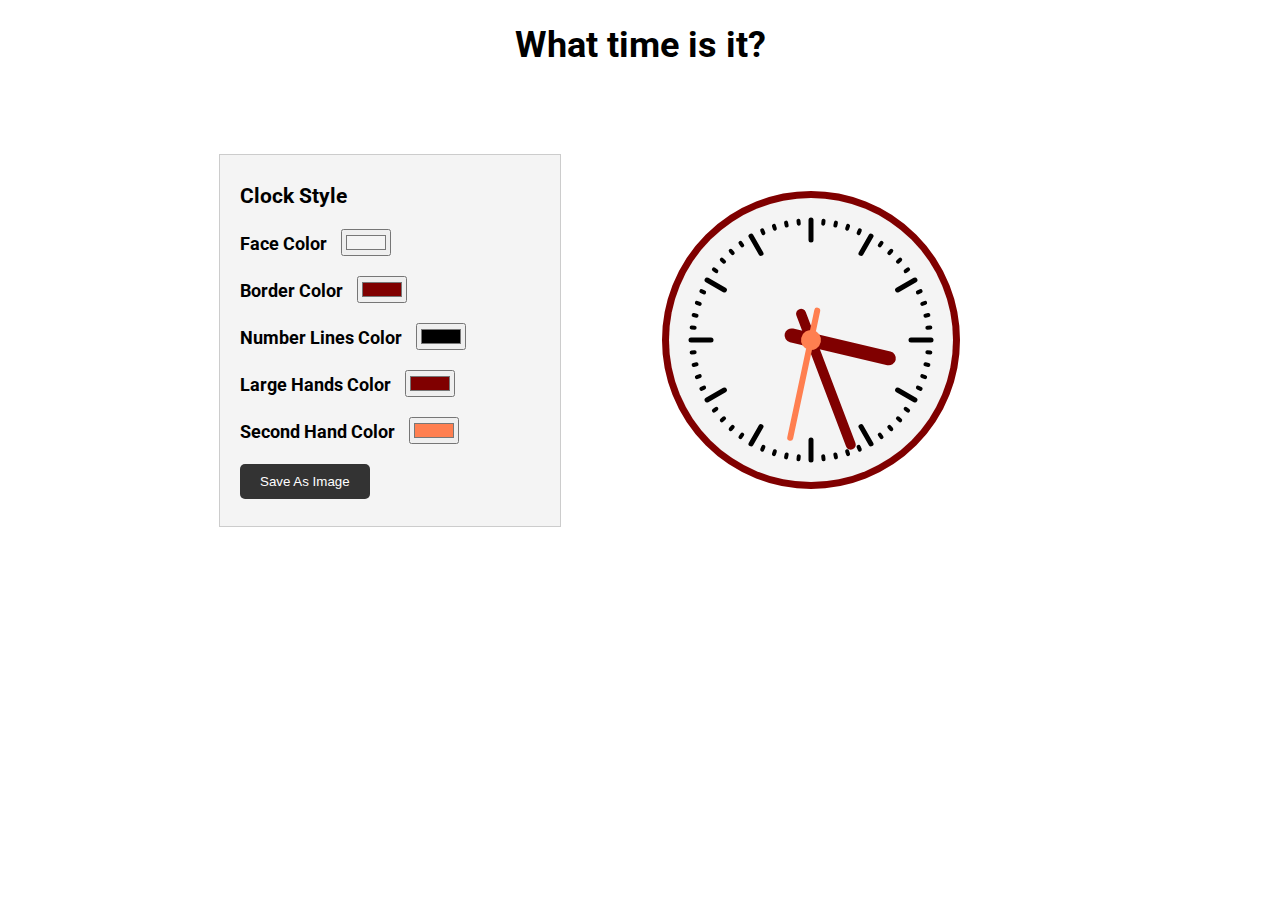
<file: clock/index.html>
<!DOCTYPE html>
<html lang="en">
  <head>
    <meta charset="UTF-8" />
    <meta http-equiv="X-UA-Compatible" content="IE=edge" />
    <meta name="viewport" content="width=device-width, initial-scale=1.0" />
    <link rel="stylesheet" href="style.css" />
    <script src="script.js" defer></script>

    <title>Animated Clock Challenge</title>
  </head>
  <body>
    <h1>What time is it?</h1>
    <div class="container"> 

      <div class="card">
      <h3>Clock Style</h3>
      <form>
        <div class="form-input">
          <label for="face-color">Face Color</label>
          <input type="color" value="#f4f4f4" id="face-color" />
        </div>
        <div class="form-input">
          <label for="border-color">Border Color</label>
          <input type="color" value="#800000" id="border-color" />
        </div>
        <div class="form-input">
          <label for="line-color">Number Lines Color</label>
          <input type="color" value="#000000" id="line-color" />
        </div>
        <div class="form-input">
          <label for="large-hand-color">Large Hands Color</label>
          <input type="color" value="#800000" id="large-hand-color" />
        </div>
        <div class="form-input">
          <label for="second-hand-color">Second Hand Color</label>
          <input type="color" value="#FF7F50" id="second-hand-color" />
        </div>
        <div class="form-input">
          <button id="save-btn" type="submit">Save As Image</button>
        </div>
      </form>
    </div>
    <canvas id="canvas" width="500" height="500"></canvas>
    </div>
   
  </body>
</html>
</file>
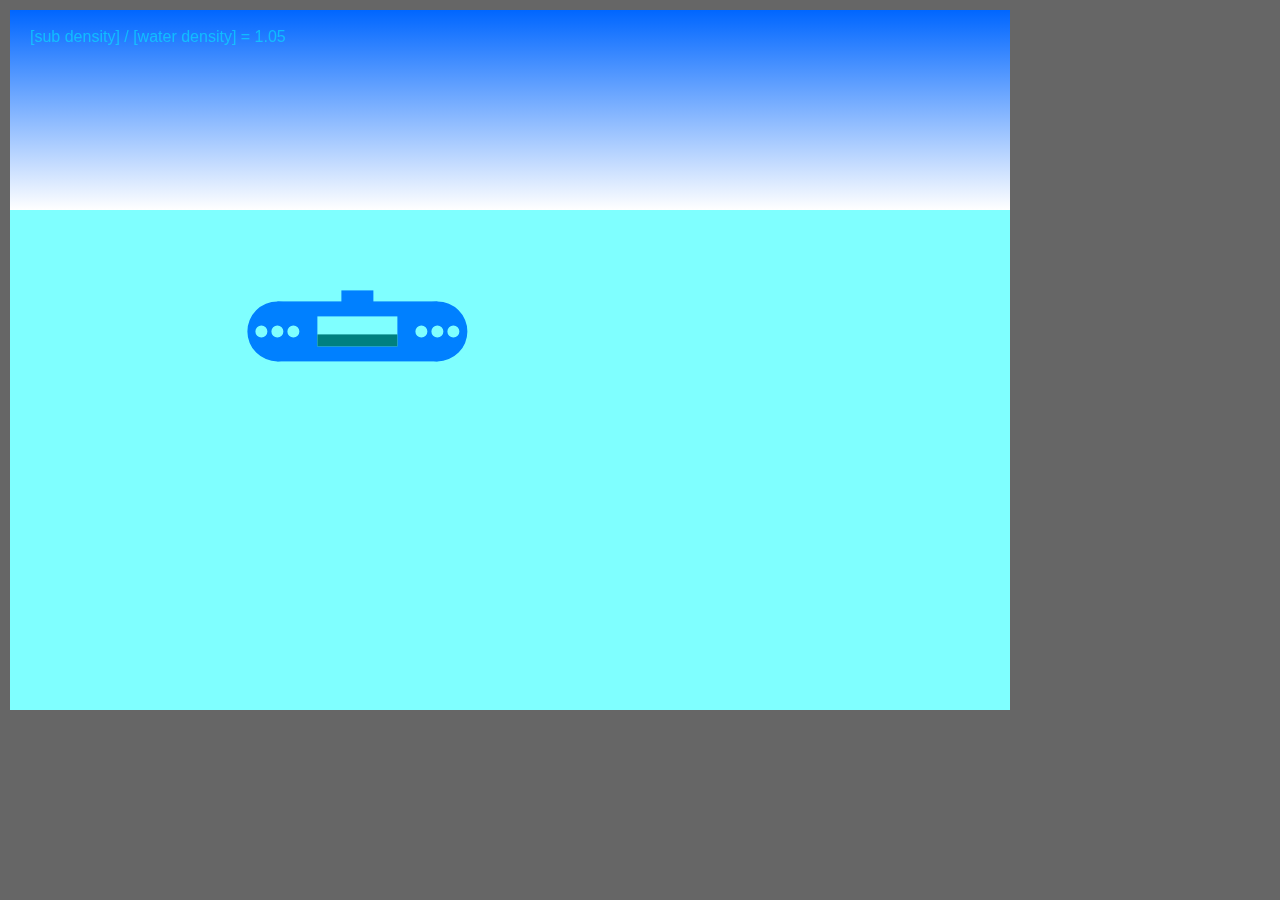
<file: submarine/index.html>
<!doctype html>
<html>
<head>
<meta charset="utf-8">
<title>Submarine</title>
<link rel="stylesheet" href="./includes/style7.css">
</head>
<body>
<canvas id="canvas_bg" width="1000" height="700"></canvas>
<canvas id="canvas" width="1000" height="700"></canvas>
<canvas id="canvas_fg" width="1000" height="700"></canvas>
<script src= "./objects/vector2D.js"></script>
<script src= "./objects/forces.js"></script>
<script src= "sub.js"></script>
<script src= "submarine.js"></script>
</body>
</html>
</file>
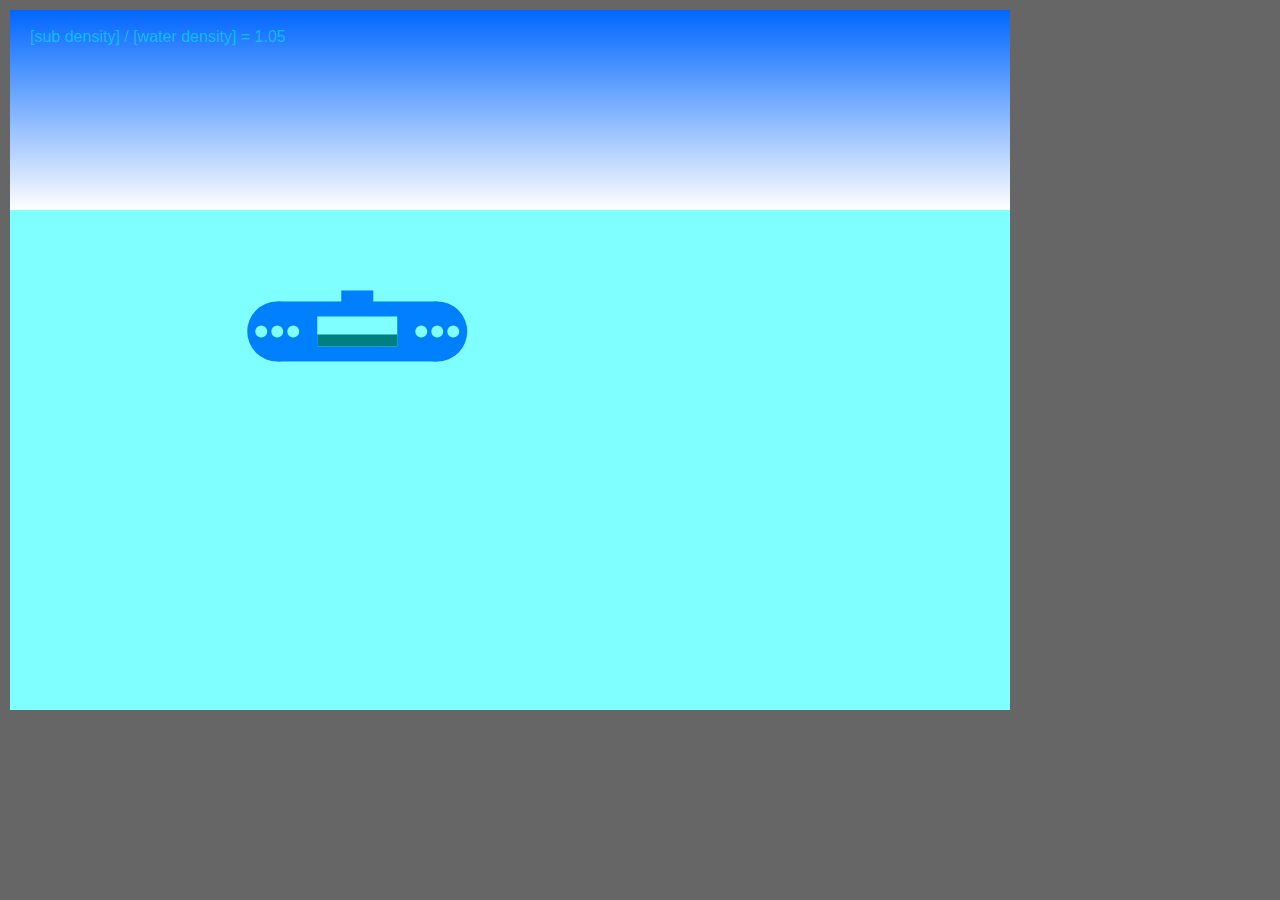
<file: submarine/submarine.html>
<!doctype html>
<html>
<head>
<meta charset="utf-8">
<title>Submarine</title>
<link rel="stylesheet" href="./includes/style7.css">
</head>
<body>
<canvas id="canvas_bg" width="1000" height="700"></canvas>
<canvas id="canvas" width="1000" height="700"></canvas>
<canvas id="canvas_fg" width="1000" height="700"></canvas>
<script src= "./objects/vector2D.js"></script>
<script src= "./objects/forces.js"></script>
<script src= "sub.js"></script>
<script src= "submarine.js"></script>
</body>
</html>
</file>
<file: clock/style.css>
@import url('https://fonts.googleapis.com/css2?family=Roboto:wght@300;400;700&display=swap');

body {
  font-family: 'Roboto', sans-serif;
  font-size: 18px;
}

button {
  background: #333;
  color: #fff;
  border: 0;
  padding: 10px 20px;
  border-radius: 5px;
  cursor: pointer;
}

.card {
  background: #f4f4f4;
  border: 1px solid #ccc;
  padding: 7px 20px;
  width: 300px;
  display: block;
  bottom: 0;
  left: 0;
}

.form-input {
  margin-bottom: 20px;
}

label {
  margin-right: 10px;
  font-weight: bold;
}

.container {
  height: 100%;
  padding: 0;
  margin: 0;
  display: flex;
  align-items: center;
  justify-content: center;
  flex-direction: row;
}

h1 {
  display: flex;
  align-items: center;
  justify-content: center;
}
</file>
<file: submarine/includes/style7.css>
body {
  background-color: #666;
}
#canvas {
  background-color: transparent;
  position:absolute;
  top:10px;
  left:10px;
}
#canvas_fg {
  background-color: transparent;
  position:absolute;
  top:10px;
  left:10px;
}
#canvas_bg {
  background-color: #fff;
  position:absolute;
  top:10px;
  left:10px;
}
</file>
